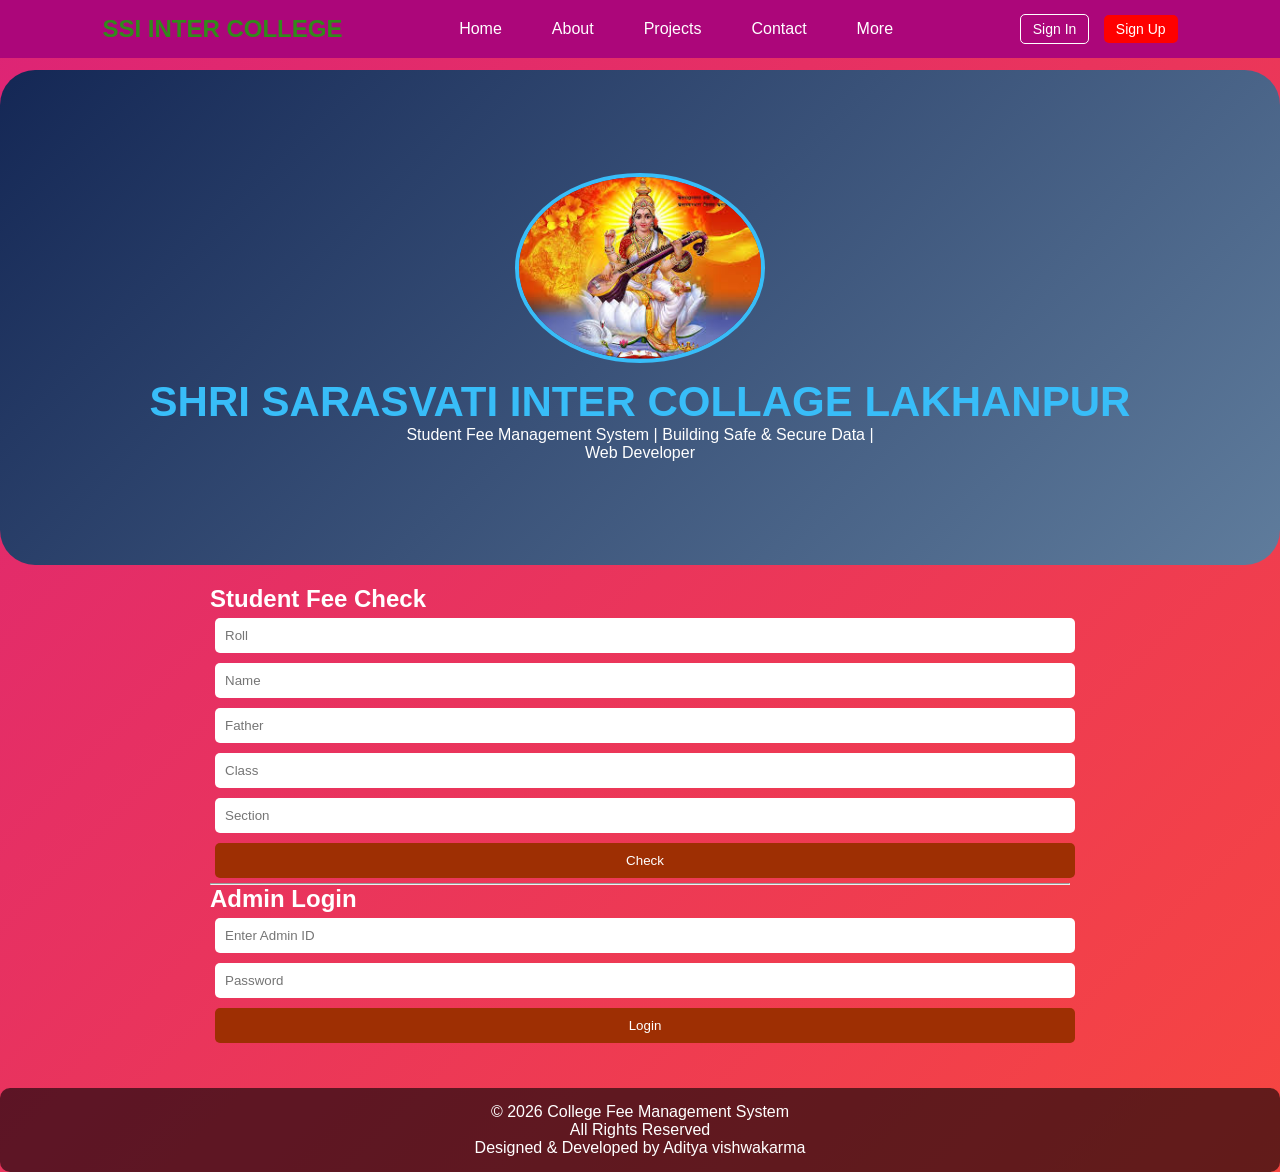
<file: collage.html>
<!DOCTYPE html>
<html lang="en">
<head>
<meta charset="UTF-8">
<meta name="viewport" content="width=device-width, initial-scale=1.0">
<title>Fee Management</title>
<style>
  .header{
  display:flex;
  justify-content:space-between;
  align-items:center;
  padding:10px 20px;
  background:rgba(239, 236, 241, 0.7);
  border-radius:10px;
}

.logo-section{
  display:flex;
  align-items:center;
}

.logo{
  width:50px;
  height:50px;
  margin-right:10px;
  animation: moveLogo 3s infinite alternate;
}

@keyframes moveLogo{
  from{transform: translateY(0px);}
  to{transform: translateY(-10px);}
}

.college-name{
  font-size:20px;
}

.menu a{
  color:white;
  text-decoration:none;
  margin:0 10px;
  transition:0.3s;
}

.menu a:hover{
  color:red;
  transform:scale(1.1);
} .navbar {
  display: flex;
  justify-content: space-between;
  align-items: center;
  padding: 15px 8%;
  background: #ac067a;
  color: rgb(49, 138, 27);
  position: fixed;
  width: 100%;
  top: 0;
  z-index: 1000;
}

/* Logo */
.logo {
  font-size: 22px;
  font-weight: bold;
}

/* Menu */
.menu {
  list-style: none;
  display: flex;
}

.menu li {
  margin: 0 15px;
}

.menu a {
  color: white;
  text-decoration: none;
  position: relative;
  transition: 0.3s;
}

/* Underline animation */
.menu a::after {
  content: "";
  position: absolute;
  width: 0%;
  height: 2px;
  background: red;
  left: 0;
  bottom: -5px;
  transition: 0.3s;
}

.menu a:hover::after {
  width: 100%;
}

/* Buttons */
.auth-buttons a {
  margin-left: 10px;
  padding: 6px 12px;
  border-radius: 5px;
  text-decoration: none;
  font-size: 14px;
}

/* Sign In */
.signin {
  color: white;
  border: 1px solid white;
}

.signin:hover {
  background: rgb(250, 248, 248);
  color: rgb(173, 7, 7);
}

/* Sign Up */
.signup {
  background: red;
  color: white;
}

.signup:hover {
  background: darkred;
}

/* Header adjust */
header {
  margin-top: 70px;
}


*{margin:0;padding:0;box-sizing:border-box;font-family:'Poppins',sans-serif;}

body {
  font-family: Arial;
  margin: 0;
  padding: 0;
  color: white;
  animation: gradientBG 12s infinite;
  background: linear-gradient(-45deg, #1e3c72, #2a5298, #ff512f, #dd2476);
  background-size: 400% 400%;
}
@keyframes gradientBG {
  0% {background-position: 0% 50%;}
  50% {background-position: 100% 50%;}
  100% {background-position: 0% 50%;}
}
.container { max-width: 900px; margin: auto; padding: 20px; }
input, select, button { padding: 10px; margin: 5px; width: 100%; border-radius: 5px; border: none; }
button { background: rgb(158, 47, 3); color: white; cursor: pointer; }
.hidden {display:none;}
.card { background: rgba(192, 2, 2, 0.6); padding: 15px; border-radius: 10px; margin-top: 10px; }
.small-btn{ width:auto; display:inline-block; margin-top:10px; }
button:hover {
  background: rgb(18, 146, 1);
  transform: scale(1.05);
}
input:hover, select:hover {
  border: 2px solid rgb(7, 255, 19);
  transform: scale(1.02);
  transition: 0.3s;
}

header{
  height:55vh;
  border-radius: 35px;
  display:flex;
  justify-content:center;
  align-items:center;
  flex-direction:column;
  background:linear-gradient(135deg,#142755,#5f7c9c);
  text-align:center;
  padding:5px;
}

header img{
  width:250px;
  border-radius:50%;
  border:4px solid #38bdf8;
  animation: float 2s infinite ease-in-out;
}

@keyframes float{
  0%{transform:translateY(0)}
  50%{transform:translateY(-10px)}
  100%{transform:translateY(0)}
}

h1{
  font-size:clamp(28px,5vw,42px);
  color:#38bdf8;
  margin-top:15px;
}
</style>
</head>
<body>

</header><nav class="navbar">
  <h2>SSI INTER COLLEGE</h2>

  <ul class="menu">
    <li><a href="index.html">Home</a></li>
    <li><a href="">About</a></li>
    <li><a href="https://www.youtube.com/">Projects</a></li>
    <li><a href="https://info.microsoft.com">Contact</a></li>
     <li><a href="https://web.whatsapp.com">More</a></li>
  </ul>

  <div class="auth-buttons">
    <a href="index.html" class="signin">Sign In</a>
    <a href="sign up.html" class="signup">Sign Up</a>
  </div>
</nav>
<header>
  <img src="collage.png">
  <h1>SHRI SARASVATI INTER COLLAGE LAKHANPUR</h1>
  <p> Student Fee Management System | Building Safe & Secure Data |<br> Web Developer</p>
  
</header>

<div class="container">

<!-- STUDENT CHECK (OUTSIDE LOGIN) -->
<div id="studentCheck">
<h2>Student Fee Check</h2>
<input id="c_roll" placeholder="Roll">
<input id="c_name" placeholder="Name">
<input id="c_father" placeholder="Father">
<input id="c_class" placeholder="Class">
<input id="c_section" placeholder="Section">
<button onclick="checkStatus()">Check</button>
<div id="status"></div>
</div>

<hr>

<!-- ADMIN LOGIN -->
<div id="login">
<h2>Admin Login</h2>
<input id="adminId" type="password" placeholder="Enter Admin ID">
<input id="password" type="password" placeholder="Password">
<button onclick="login()">Login</button>
</div>

<!-- DASHBOARD -->
<div id="dashboard" class="hidden">
<h2>Fee Form</h2>
<input id="roll" placeholder="Roll Number">
<input id="name" placeholder="Student Name">
<input id="father" placeholder="Father Name">
<input id="classInput" placeholder="Class">
<input id="section" placeholder="Section">
<select id="month">
<option>January</option>
<option>February</option>
<option>March</option>
<option>April</option>
<option>May</option>
<option>June</option>
<option>July</option>
<option>August</option>
<option>September</option>
<option>October</option>
<option>November</option>
<option>December</option>
</select>
<input type="date" id="date">
<input id="amount" placeholder="Amount">
<button onclick="payFee()">Pay Fee</button>

<div id="receipt"></div>

<h3>Delete Wrong Entry</h3>
<input id="d_roll" placeholder="Roll Number">
<input id="d_month" placeholder="Month">
<button onclick="deleteFee()">Delete Fee</button>
<div id="deleteMsg"></div>
</div>

</div>

<script>
let storedData = JSON.parse(localStorage.getItem("fees")) || [];

function login(){
  let id = document.getElementById("adminId").value;
  let pass = document.getElementById("password").value;

  if(id === "ADITYA" && pass === "222142"){
    document.getElementById("login").classList.add("hidden");
    document.getElementById("dashboard").classList.remove("hidden");
  } else {
    alert("Wrong Login");
  }
}

function payFee(){
  let data = {
    roll: document.getElementById("roll").value,
    name: document.getElementById("name").value,
    father: document.getElementById("father").value,
    class: document.getElementById("classInput").value,
    section: document.getElementById("section").value,
    month: document.getElementById("month").value,
    date: document.getElementById("date").value,
    amount: document.getElementById("amount").value
  };

  storedData.push(data);
  localStorage.setItem("fees", JSON.stringify(storedData));

  let receipt = `
  <div class='card'>
  <h3>Receipt</h3>
  Roll: ${data.roll}<br>
  Name: ${data.name}<br>
  Father: ${data.father}<br>
  Class: ${data.class} - ${data.section}<br>
  Month: ${data.month}<br>
  Date: ${data.date}<br>
  Amount: ${data.amount}<br>
  <button class='small-btn' onclick="window.print()">Print</button>
  </div>`;

  document.getElementById("receipt").innerHTML = receipt;
}

function deleteFee(){
  let roll = document.getElementById("d_roll").value;
  let month = document.getElementById("d_month").value;

  let index = storedData.findIndex(x => x.roll === roll && x.month === month);

  if(index !== -1){
    storedData.splice(index,1);
    localStorage.setItem("fees", JSON.stringify(storedData));
    document.getElementById("deleteMsg").innerHTML = "<div class='card'>Fee Deleted Successfully</div>";
  } else {
    document.getElementById("deleteMsg").innerHTML = "<div class='card'>Record Not Found</div>";
  }
}

function checkStatus(){
  let r = document.getElementById("c_roll").value;
  let n = document.getElementById("c_name").value;
  let f = document.getElementById("c_father").value;
  let c = document.getElementById("c_class").value;
  let s = document.getElementById("c_section").value;

  let result = storedData.find(x => 
    x.roll === r && x.name === n && x.father === f && x.class === c && x.section === s
  );

  if(result){
    document.getElementById("status").innerHTML = `
    <div class='card'>
    <h3>Fee Found</h3>
    Name: ${result.name}<br>
    Month: ${result.month}<br>
    Amount: ${result.amount}<br>
    <button class='small-btn' onclick="window.print()">Print</button>
    </div>`;
  } else {
    document.getElementById("status").innerHTML = "No Record Found";
  }
}
</script>
<footer style="text-align:center; padding:15px; margin-top:20px; background:rgba(0,0,0,0.6); border-radius:10px;">
  <p>© 2026 College Fee Management System</p>
  <p>All Rights Reserved</p>
  <p>Designed & Developed by Aditya vishwakarma</p>
</footer>

</body>
</html>
</file>
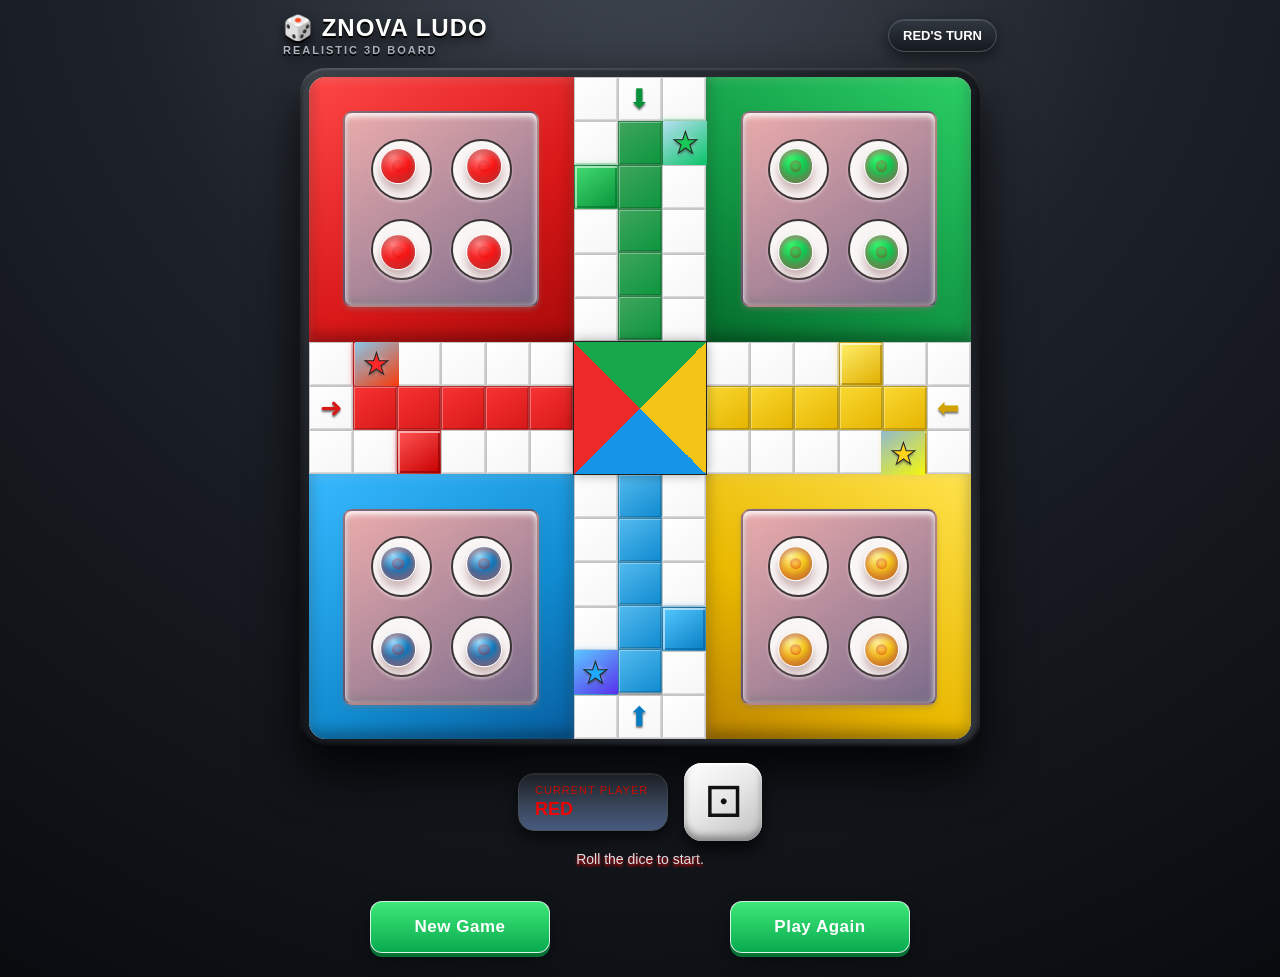
<file: ludo.html>
<!DOCTYPE html>
<html lang="hi">
<head>
<meta charset="UTF-8">
<meta name="viewport" content="width=device-width,initial-scale=1,maximum-scale=1,user-scalable=no">

<title>Znova Ludo - 3D</title>

<style>
/* =========================================================
   ZNOVA LUDO - SINGLE FILE
========================================================= */

*{
    margin:0;
    padding:0;
    box-sizing:border-box;
    -webkit-tap-highlight-color:transparent;
}

:root{
    --red:#ed2929;
    --red-dark:#a90808;

    --green:#16a84a;
    --green-dark:#056b2b;

    --yellow:#f4c516;
    --yellow-dark:#b88600;

    --blue:#1594e8;
    --blue-dark:#075c9b;

    --board-size:min(94vw,680px);
}

body{
    min-height:100vh;
    overflow-x:hidden;

    background:
        radial-gradient(
            circle at 50% -10%,
            #424852 0%,
            #1d2229 42%,
            #090b0f 100%
        );

    font-family:
        Arial,
        Helvetica,
        sans-serif;

    color:#fff;
    display:flex;
    justify-content:center;
    align-items:center;

    padding:14px;
}

/* =========================================================
   GAME WRAPPER
========================================================= */

.game{
    width:100%;
    max-width:720px;
    margin:auto;
}

/* =========================================================
   HEADER
========================================================= */

.header{
    display:flex;
    justify-content:space-between;
    align-items:center;
    margin-bottom:12px;
    padding:0 3px;
}

.brand{
    font-size:24px;
    font-weight:900;
    letter-spacing:1px;

    text-shadow:
        0 2px 0 #000,
        0 5px 12px #000b;
}

.brand span{
    font-size:11px;
    display:block;
    color:#aeb5bf;
    letter-spacing:2px;
    margin-top:2px;
}

.status{
    padding:8px 14px;
    border-radius:30px;

    background:
        linear-gradient(
            180deg,
            #303740,
            #171b20
        );

    border:1px solid #4b535d;

    box-shadow:
        inset 0 1px 0 #ffffff20,
        0 5px 15px #0008;

    font-size:13px;
    font-weight:bold;
}

/* =========================================================
   BOARD OUTER
========================================================= */

.board-wrap{
    position:relative;
    width:var(--board-size);
    height:var(--board-size);
    margin:auto;

    padding:9px;

    border-radius:25px;

    background:
        linear-gradient(
            145deg,
            #3d4249,
            #111419 48%,
            #30353c
        );

    box-shadow:
        0 25px 50px #000d,
        inset 0 2px 2px #ffffff28,
        inset 0 -3px 5px #000;

    user-select:none;
}

/* =========================================================
   BOARD
========================================================= */

.board{
    position:relative;
    width:100%;
    height:100%;

    overflow:hidden;

    border-radius:17px;

    background:#e9e9e9;

    box-shadow:
        inset 0 0 0 2px #111,
        inset 0 0 15px #0008;
}

/* =========================================================
   GRID
========================================================= */

.grid{
    position:absolute;
    inset:0;

    display:grid;

    grid-template-columns:repeat(15,1fr);
    grid-template-rows:repeat(15,1fr);

    z-index:1;
}

.cell{
    position:relative;

    border:1px solid rgba(40,40,40,.25);

    background:
        linear-gradient(
            145deg,
            #ffffff,
            #d8d8d8
        );

    box-shadow:
        inset 1px 1px 0 #fff8,
        inset -1px -1px 0 #9995;
}

.cell.path{
    background:
        linear-gradient(
            145deg,
            #ffffff,
            #f6f6f8
        );
}

.cell.red-lane{
    background:
        linear-gradient(
            145deg,
            #ff7777,
            #faf5f5
        );
}

.cell.green-lane{
    background:
        linear-gradient(
            145deg,
            #65db88,
            #129944
        );
}

.cell.yellow-lane{
    background:
        linear-gradient(
            145deg,
            #ffe96c,
            #e8b500
        );
}

.cell.blue-lane{
    background:
        linear-gradient(
            145deg,
            #66c8ff,
            #138bd2
        );
}

/* =========================================================
   HOME AREAS
========================================================= */

.home{
    position:absolute;
    width:40%;
    height:40%;

    z-index:5;

    padding:5.2%;

    display:flex;
    align-items:center;
    justify-content:center;

    box-shadow:
        inset 0 4px 10px #ffffff20,
        inset 0 -7px 15px #0005;
}

/* Red */
.home.red{
    top:0;
    left:0;

    background:
        linear-gradient(
            145deg,
            #ff4747,
            #d81717 60%,
            #a70a0a
        );

    border-radius:7px 0 0 0;
}

/* Green */
.home.green{
    top:0;
    right:0;

    background:
        linear-gradient(
            215deg,
            #2bcf65,
            #119744 60%,
            #056b2b
        );

    border-radius:0 7px 0 0;
}

/* Yellow */
.home.yellow{
    right:0;
    bottom:0;

    background:
        linear-gradient(
            215deg,
            #ffe34c,
            #e9b800 60%,
            #b98100
        );

    border-radius:0 0 7px 0;
}

/* Blue */
.home.blue{
    left:0;
    bottom:0;

    background:
        linear-gradient(
            145deg,
            #37b9ff,
            #118bd0 60%,
            #075d9e
        );

    border-radius:0 0 0 7px;
}

/* =========================================================
   HOME INNER
========================================================= */

.home-inner{
    width:100%;
    height:100%;

    background:
        linear-gradient(
            145deg,
            #ebacac,
            #7a6b8b
        );

    border-radius:9px;

    border:2px solid rgba(0,0,0,.22);

    padding:13%;

    display:grid;

    grid-template-columns:1fr 1fr;
    grid-template-rows:1fr 1fr;

    gap:13%;

    box-shadow:
        inset 0 3px 6px #fff,
        inset 0 -5px 8px #7777,
        0 3px 5px rgba(136, 116, 116, 0.4);
}

/* =========================================================
   TOKEN HOME SLOT
========================================================= */

.slot{
    position:relative;

    border-radius:50%;

    background:
        radial-gradient(
            circle at 35% 30%,
            #f7f4f4,
            #fcf7f7 45%,
            #f1e8e8
        );

    border:2px solid #3a3434;

    box-shadow:
        inset 0 3px 4px #faf7f7,
        inset 0 -5px 6px rgba(252, 249, 249, 0.533),
        0 2px 3px rgba(253, 252, 252, 0.467);
}

/* =========================================================
   CENTER
========================================================= */

.center{
    position:absolute;

    left:40%;
    top:40%;

    width:20%;
    height:20%;

    z-index:6;

    overflow:hidden;

    background:#f32323;

    box-shadow:
        0 0 0 1px #222,
        0 0 12px #0006;
}

/* Four triangular sections */

.center::before{
    content:"";

    position:absolute;
    inset:0;

    background:
        conic-gradient(
            from -45deg,
            var(--green) 0deg 90deg,
            var(--yellow) 90deg 180deg,
            var(--blue) 180deg 270deg,
            var(--red) 270deg 360deg
        );

    
}

/* =========================================================
   HOME LANES
========================================================= */

.lane{
    position:absolute;

    z-index:4;

    display:grid;
}

/* 🔴 RED HOME LANE - CELL POSITION FIX */
.lane.red{
    left:6.6%;
    top:46.666%;
    width:40%;
    height:6.666%;

    grid-template-columns:repeat(6,1fr);
}

/* 🟡 YELLOW HOME LANE - CELL POSITION FIX */
.lane.yellow{
    right:6.666%;
    top:46.666%;
    width:40%;
    height:6.666%;

    grid-template-columns:repeat(6,1fr);
}
/* Green */
.lane.green{
    left:46.666%;
    top:6.666%;

    width:6.666%;
    height:33.333%;

    grid-template-rows:repeat(5,1fr);
}



/* Blue */
.lane.blue{
    left:46.666%;
    bottom:6.666%;

    width:6.666%;
    height:33.333%;

    grid-template-rows:repeat(5,1fr);
}

.lane-cell{
    border:1px solid #5555;

    box-shadow:
        inset 1px 1px 0 #fff5,
        inset -1px -1px 0 #0003;
}

.lane.red .lane-cell{
    background:
        linear-gradient(
            145deg,
            #f83333,
            #d71818
        );
}

.lane.green .lane-cell{
    background:
        linear-gradient(
            145deg,
            #40a55d,
            #0c963e
        );
}

.lane.yellow .lane-cell{
    background:
        linear-gradient(
            145deg,
            #fad831,
            #e5b400
        );
}

.lane.blue .lane-cell{
    background:
        linear-gradient(
            145deg,
            #54bbee,
            #108bd1
        );
}

/* =========================================================
   STARS
========================================================= */

.star{
    position:absolute;
    z-index:30;

    width:6.666%;
    height:6.666%;

    display:flex;
    align-items:center;
    justify-content:center;

    font-size:clamp(18px,4vw,30px);

    -webkit-text-stroke:1px #222;

    text-shadow:
        0 2px 3px #0008,
        0 0 5px #fff8;

    pointer-events:none;
}

/* 🔴 Red */
.red-star{
    left:6.9%;
    top:40%;
    color:#ff2929;
       background:
        linear-gradient(
            145deg,
            #88c7e7,
            #f73a0b)
}

/* 🟢 Green */
.green-star{
    left:53.5%;
    top:6.6%;
    color:#18c957;
     background:
        linear-gradient(
            145deg,
            #b8dff3,
            #08c466)
}

/* 🟡 Yellow */
.yellow-star{
    right:6.9%;
    top:53.5%;
    color:#ffd21c;
     background:
        linear-gradient(
            145deg,
            #92bace,
            #f3f70d)
}

/* 🔵 Blue */
.blue-star{
    left:40%;
    top:86.6%;
    color:#20a9ff;
    background:
        linear-gradient(
            145deg,
            #5bc8ff,
            #5930ec) 
}
/* =========================================================
   ARROWS
========================================================= */

.arrow{
    position:absolute;

    z-index:8;

    width:6.666%;
    height:6.666%;

    display:flex;
    align-items:center;
    justify-content:center;

    font-size:clamp(17px,4vw,27px);

    text-shadow:
        0 2px 2px #0008;

    pointer-events:none;
}

.arrow.red{
    left:0;
    top:46.666%;
    color:#d71919;
}

.arrow.green{
    left:46.666%;
    top:0;
    color:#07913b;
}

.arrow.yellow{
    right:0;
    top:46.666%;
    color:#d2a300;
}

.arrow.blue{
    left:46.666%;
    bottom:0;
    color:#087bc2;
}

/* =========================================================
   TOKENS
========================================================= */

.token{
    position:absolute;

    width:5.40%;
    aspect-ratio:1;

    z-index:20;

    border-radius:80%;

    transform:
        translate(-50%,-50%);

    border:1px solid hsl(300, 17%, 98%);

    cursor:pointer;

    transition:
        left .22s ease,
        top .22s ease,
        transform .18s ease;

    box-shadow:
        0 7px 8px rgba(172, 139, 139, 0.6),
        inset 0 4px 5px #c27171aa,
        inset 0 -7px 9px rgba(207, 77, 77, 0.467);
}

/* token shine */
.token::before{
    content:"";

    position:absolute;

    width:35%;
    height:22%;

    left:22%;
    top:14%;

    border-radius:50%;

    

    transform:rotate(-25deg);

    filter:blur(1px);
}

/* token center */
.token::after{
    content:"";

    position:absolute;

    width:35%;
    height:35%;

    left:32.5%;
    top:32.5%;

    border-radius:50%;

    background:#ff000020;

    box-shadow:
        inset 0 2px 3px rgba(189, 88, 88, 0.333),
        inset 0 -2px 3px rgba(194, 4, 4, 0.267);
}

.token.red{
    background:
        radial-gradient(
            circle at 35% 25%,
            #ff8585,
            #fd1414 48%,
            #a50000
        );
}

.token.green{
    background:
        radial-gradient(
            circle at 35% 25%,
            #37f76d,
            #0cca52 48%,
            #09aa4c
        );
}

.token.yellow{
    background:
        radial-gradient(
            circle at 35% 25%,
            #fff39a,
            #f5c817 48%,
            #a97800
        );
}

.token.blue{
    background:
        radial-gradient(
            circle at 35% 25%,
            #a0ddff,
            #0a78bd 48%,
            #2477aa
        );
}


/* selectable token */
.token.selectable{
    animation:
        tokenPulse .7s infinite alternate;

    box-shadow:
        0 0 0 4px rgba(247, 241, 241, 0.719),
        0 0 17px #fff,
        0 8px 10px #0009,
        inset 0 4px 5px #fff;
}

@keyframes tokenPulse{
    from{
        transform:
            translate(-50%,-50%)
            scale(1);
    }

    to{
        transform:
            translate(-50%,-50%)
            scale(1.16);
    }
}

/* =========================================================
   CONTROL PANEL
========================================================= */

.controls{
    display:flex;

    align-items:center;
    justify-content:center;

    gap:16px;

    margin-top:15px;
}

/* player info */
.player-box{
    min-width:150px;

    padding:10px 16px;

    border-radius:16px;

    background:
        linear-gradient(
            180deg,
            #30363e,
            #475b7e
        );

    border:1px solid #4b535c;

    box-shadow:
        inset 0 1px 0 #ffffff18,
        0 7px 16px #0009;
}

.player-label{
    font-size:11px;
    color:#fd1003;
    text-transform:uppercase;
    letter-spacing:1px;
}

.player-name{
    margin-top:3px;

    font-size:18px;
    font-weight:900;
}

.player-name.red{color:#fc0505;}
.player-name.green{color:#15e457;}
.player-name.yellow{color:#f7d219;}
.player-name.blue{color:#29a2ff;}

/* =========================================================
   DICE
========================================================= */

.dice{
    position:relative;

    width:78px;
    height:78px;

    border:0;

    border-radius:18px;

    background:
        linear-gradient(
            145deg,
            #ffffff,
            #e9e9e9 45%,
            #bdbdbd
        );

    color:#111;

    font-size:43px;

    cursor:pointer;

    box-shadow:
        0 10px 15px #000a,
        inset 0 2px 2px #fff,
        inset 0 -5px 7px #888;

    transition:
        transform .12s,
        filter .12s;
}

.dice:hover{
    filter:brightness(1.08);
}

.dice:active{
    transform:
        translateY(3px)
        scale(.95);
}

.dice.disabled{
    opacity:.45;
    cursor:not-allowed;
}

.dice.rolling{
    animation:diceRoll .12s linear infinite;
}

@keyframes diceRoll{
    0%{
        transform:rotate(0deg) scale(1);
    }

    25%{
        transform:rotate(8deg) scale(1.05);
    }

    50%{
        transform:rotate(-8deg) scale(.95);
    }

    75%{
        transform:rotate(6deg) scale(1.04);
    }

    100%{
        transform:rotate(0deg) scale(1);
    }
}

/* =========================================================
   MESSAGE
========================================================= */

.message{
    text-align:center;

    min-height:23px;

    margin-top:10px;

    color:#dce1e6;

    font-size:14px;

    text-shadow:0 2px 3px #fc0b0b;
}

/* =========================================================
   BUTTONS
========================================================= */

.actions{
    display:flex;

    justify-content:center;

    margin-top:9px;
}

.new-game{
    border:0;

    padding:9px 20px;

    border-radius:22px;

    background:
        linear-gradient(
            180deg,
            #ffffff,
            #d2d2d2
        );

    color:#111;

    font-weight:800;

    cursor:pointer;

    box-shadow:
        0 5px 10px #0007,
        inset 0 1px 0 #fff;
}

/* =========================================================
   WINNER
========================================================= */

.winner{
    position:absolute;

    inset:0;

    z-index:100;

    display:none;

    align-items:center;
    justify-content:center;

    background:#000b;

    backdrop-filter:blur(4px);
}

.winner.show{
    display:flex;
}

.winner-card{
    width:min(85%,350px);

    padding:28px 20px;

    text-align:center;

    border-radius:24px;

    background:
        linear-gradient(
            145deg,
            #303740,
            #12151a
        );

    border:1px solid #59616b;

    box-shadow:
        0 20px 50px #000;

    animation:winnerIn .35s ease;
}

@keyframes winnerIn{
    from{
        opacity:0;
        transform:scale(.75);
    }

    to{
        opacity:1;
        transform:scale(1);
    }
}

.winner-card h2{
    font-size:30px;
}

.winner-card p{
    margin-top:9px;
    color:#cbd1d7;
}

.winner-card button{
    margin-top:18px;

    border:0;

    padding:11px 24px;

    border-radius:25px;

    font-weight:bold;

    cursor:pointer;
}

/* =========================================================
   MOBILE
========================================================= */

@media(max-width:520px){

    :root{
        --board-size:96vw;
    }

    body{
        padding:7px;
    }

    .header{
        margin-bottom:8px;
    }

    .brand{
        font-size:19px;
    }

    .brand span{
        font-size:8px;
    }

    .status{
        font-size:10px;
        padding:7px 10px;
    }

    .board-wrap{
        padding:5px;
        border-radius:17px;
    }

    .board{
        border-radius:12px;
    }

    .controls{
        gap:10px;
    }

    .player-box{
        min-width:115px;
        padding:8px 10px;
    }

    .player-name{
        font-size:15px;
    }

    .dice{
        width:66px;
        height:66px;
        font-size:35px;
        border-radius:15px;
    }

    .message{
        font-size:12px;
    }
}

/* =========================================================
   SAFE CELLS - PLAYER COLORS
========================================================= */

.cell.safe-0,
.cell.safe-47{
    background:
        linear-gradient(
            145deg,
            #ff5555,
            #c90000
        ) !important;

    box-shadow:
        inset 2px 2px 0 #ffffff88,
        inset -2px -2px 0 #7d000088,
        0 0 6px #ff222288;
}


.cell.safe-8,
.cell.safe-13{
    background:
        linear-gradient(
            145deg,
            #45dc72,
            #07943b
        ) !important;

    box-shadow:
        inset 2px 2px 0 #ffffff88,
        inset -2px -2px 0 #056b2b88,
        0 0 6px #18d95788;
}


.cell.safe-21,
.cell.safe-26{
    background:
        linear-gradient(
            145deg,
            #fff06a,
            #e0ad00
        ) !important;

    box-shadow:
        inset 2px 2px 0 #ffffff99,
        inset -2px -2px 0 #99700088,
        0 0 6px #ffd21c99;
}


.cell.safe-34,
.cell.safe-39{
    background:
        linear-gradient(
            145deg,
            #55c7ff,
            #087fc4
        ) !important;

    box-shadow:
        inset 2px 2px 0 #ffffff88,
        inset -2px -2px 0 #075c9b88,
        0 0 6px #1594e888;
}
/* PLAY AGAIN - PRO LOOK */
button[onclick="confirmNewGame()"] {
    display: block;
    margin: 18px auto 10px auto;

    width: 180px;
    height: 52px;

    padding: 0;

    border: 1px solid rgba(255,255,255,0.8);
    border-radius: 12px;

    background: linear-gradient(
        180deg,
        #3ee878,
        #0aaa4f
    );

    color: #fff;

    font-size: 17px;
    font-weight: 800;
    letter-spacing: 0.5px;

    cursor: pointer;

    box-shadow:
        0 4px 0 #067334,
        0 8px 18px rgba(0,0,0,0.35);

    transition: 0.2s ease;
}

/* Hover */
button[onclick="confirmNewGame()"]:hover {
    transform: translateY(-2px);

    box-shadow:
        0 6px 0 #067334,
        0 12px 22px rgba(0,0,0,0.4);
}

/* Click */
button[onclick="confirmNewGame()"]:active {
    transform: translateY(3px);

    box-shadow:
        0 2px 0 #067334,
        0 5px 10px rgba(0,0,0,0.3);
}

/* Mobile */
@media (max-width: 600px) {
    button[onclick="confirmNewGame()"] {
        width: 155px;
        height: 48px;
        font-size: 15px;
        margin-top: 16px;
    }
}
</style>
</head>

<body>

<div class="game">

    <!-- HEADER -->
    <div class="header">

        <div class="brand">
            🎲 ZNOVA LUDO
            <span>REALISTIC 3D BOARD</span>
        </div>

        <div class="status" id="status">
            RED'S TURN
        </div>

    </div>


    <!-- BOARD -->
    <div class="board-wrap">

        <div class="board" id="board">

            <!-- GRID CREATED BY JS -->
            <div class="grid" id="grid"></div>


            <!-- HOMES -->

            <div class="home red">
                <div class="home-inner">
                    <div class="slot"></div>
                    <div class="slot"></div>
                    <div class="slot"></div>
                    <div class="slot"></div>
                </div>
            </div>


            <div class="home green">
                <div class="home-inner">
                    <div class="slot"></div>
                    <div class="slot"></div>
                    <div class="slot"></div>
                    <div class="slot"></div>
                </div>
            </div>


            <div class="home yellow">
                <div class="home-inner">
                    <div class="slot"></div>
                    <div class="slot"></div>
                    <div class="slot"></div>
                    <div class="slot"></div>
                </div>
            </div>


            <div class="home blue">
                <div class="home-inner">
                    <div class="slot"></div>
                    <div class="slot"></div>
                    <div class="slot"></div>
                    <div class="slot"></div>
                </div>
            </div>


            <!-- CENTER -->
            <div class="center"></div>


            <!-- HOME LANES -->

            <div class="lane red" id="redLane"></div>

            <div class="lane green" id="greenLane"></div>

            <div class="lane yellow" id="yellowLane"></div>

            <div class="lane blue" id="blueLane"></div>


            <!-- अलग-अलग रंग के SAFE STARS -->
<div class="star red-star">★</div>
<div class="star green-star">★</div>
<div class="star yellow-star">★</div>
<div class="star blue-star">★</div>


            <!-- START ARROWS -->
            <div class="arrow red">➜</div>
            <div class="arrow green">⬇</div>
            <div class="arrow yellow">⬅</div>
            <div class="arrow blue">⬆</div>


            <!-- WINNER -->
            <div class="winner" id="winner">

                <div class="winner-card">

                    <div style="font-size:50px;">🏆</div>

                    <h2 id="winnerName">
                        Red Wins!
                    </h2>

                    <p>
                        All four tokens reached the finish.
                    </p>

                    <button onclick="newGame()">
                        Play Again
                    </button>

                </div>

            </div>

        </div>

    </div>


    <!-- CONTROLS -->

    <div class="controls">

        <div class="player-box">

            <div class="player-label">
                Current Player
            </div>

            <div
                class="player-name red"
                id="playerName">
                RED
            </div>

        </div>


        <button
            class="dice"
            id="dice">
            ⚀
        </button>

    </div>


    <div
        class="message"
        id="message">
        Roll the dice to start
    </div>


    <div class="actions">

      <button
    class="new-game"
    onclick="confirmNewGame()">
    New Game
</button>
<button onclick="confirmNewGame()">
    Play Again
</button>
    </div>

</div>


<script>

/* =========================================================
   ZNOVA LUDO GAME ENGINE
========================================================= */


/* =========================================================
   STANDARD 52-CELL CROSS PATH

   Coordinates = row, column
========================================================= */

const PATH = [

    [6,1],
    [6,2],
    [6,3],
    [6,4],
    [6,5],

    [5,6],
    [4,6],
    [3,6],
    [2,6],
    [1,6],
    [0,6],

    [0,7],
    [0,8],

    [1,8],
    [2,8],
    [3,8],
    [4,8],
    [5,8],

    [6,9],
    [6,10],
    [6,11],
    [6,12],
    [6,13],
    [6,14],

    [7,14],
    [8,14],

    [8,13],
    [8,12],
    [8,11],
    [8,10],
    [8,9],

    [9,8],
    [10,8],
    [11,8],
    [12,8],
    [13,8],
    [14,8],

    [14,7],
    [14,6],

    [13,6],
    [12,6],
    [11,6],
    [10,6],
    [9,6],

    [8,5],
    [8,4],
    [8,3],
    [8,2],
    [8,1],
    [8,0],

    [7,0],
    [6,0]
];


/* =========================================================
   PLAYERS
========================================================= */

const PLAYERS = [

    {
        id:0,
        name:"RED",
        color:"red",
        start:0
    },

    {
        id:1,
        name:"GREEN",
        color:"green",
        start:13
    },

    {
        id:2,
        name:"YELLOW",
        color:"yellow",
        start:26
    },

    {
        id:3,
        name:"BLUE",
        color:"blue",
        start:39
    }

];


/* =========================================================
   GAME STATE
========================================================= */

let currentPlayer = 0;

let diceValue = 0;

let rolling = false;

let lastRoll = 0;

let gameOver = false;

let tokens = [];


/* =========================================================
   DOM
========================================================= */

const board =
    document.getElementById("board");

const grid =
    document.getElementById("grid");

const dice =
    document.getElementById("dice");

const message =
    document.getElementById("message");

const playerName =
    document.getElementById("playerName");

const status =
    document.getElementById("status");


/* =========================================================
   BUILD GRID
========================================================= */

function buildGrid(){

    grid.innerHTML="";

    for(let r=0;r<15;r++){

        for(let c=0;c<15;c++){

            const cell =
                document.createElement("div");

            cell.className="cell";

            const pathIndex =
                PATH.findIndex(
                    p =>
                        p[0]===r &&
                        p[1]===c
                );
if(pathIndex>=0){

    cell.classList.add("path");

    const safe = [0, 8, 13, 21, 26, 34, 39, 47];

    if(safe.includes(pathIndex)){
        cell.classList.add("safe-" + pathIndex);
    }

}

            grid.appendChild(cell);

        }

    }

}


/* =========================================================
   BUILD COLORED LANES
========================================================= */

function buildLanes(){

    const lanes = [
        ["redLane","red"],
        ["greenLane","green"],
        ["yellowLane","yellow"],
        ["blueLane","blue"]
    ];

    lanes.forEach(item=>{

        const container =
            document.getElementById(item[0]);

        container.innerHTML="";

        for(let i=0;i<6;i++){

            const cell =
                document.createElement("div");

            cell.className =
                "lane-cell";

            container.appendChild(cell);

        }

    });

}


/* =========================================================
   CREATE TOKENS
========================================================= */

function createTokens(){

    tokens=[];

    PLAYERS.forEach(player=>{

        for(let i=0;i<4;i++){

            tokens.push({

                id:
                    player.id+
                    "-" +
                    i,

                player:
                    player.id,

                number:i,

                /* -1 means home */
                step:-1,

                finished:false

            });

        }

    });

}


/* =========================================================
   HOME TOKEN POSITION
========================================================= */

function homePosition(player,index){

    const homes = {

        0:[
            [13.5,13.5],
            [26.5,13.5],
            [13.5,26.5],
            [26.5,26.5]
        ],

        1:[
            [73.5,13.5],
            [86.5,13.5],
            [73.5,26.5],
            [86.5,26.5]
        ],

        2:[
            [73.5,73.5],
            [86.5,73.5],
            [73.5,86.5],
            [86.5,86.5]
        ],

        3:[
            [13.5,73.5],
            [26.5,73.5],
            [13.5,86.5],
            [26.5,86.5]
        ]

    };

    return homes[player][index];

}


/* =========================================================
   BOARD CELL TO SCREEN %
========================================================= */

function cellPosition(row,col){

    return [

        (col+0.5)*100/15,

        (row+0.5)*100/15

    ];

}


/* =========================================================
   TOKEN SCREEN POSITION
========================================================= */

function tokenPosition(token){

    /* HOME */
    if(token.step===-1){

        return homePosition(
            token.player,
            token.number
        );

    }


    /* FINISH */
    if(token.step>=57){

        const finish =
            finishPosition(
                token.player,
                token.number
            );

        return finish;

    }


    /* Common path */

    const player =
        PLAYERS[token.player];

    const index =
        (player.start+token.step)
        % PATH.length;

    const cell =
        PATH[index];

    return cellPosition(
        cell[0],
        cell[1]
    );

}


/* =========================================================
   FINISH POSITIONS
========================================================= */

function finishPosition(player,index){

    /*
    ==========================================
    FINISHED TOKEN APNE HI COLOUR HOME ME JAYEGA
    ==========================================
    */

    const finish = {

        /* RED HOME */
        0:[
            [13.5,13.5],
            [26.5,13.5],
            [13.5,26.5],
            [26.5,26.5]
        ],

        /* GREEN HOME */
        1:[
            [73.5,13.5],
            [86.5,13.5],
            [73.5,26.5],
            [86.5,26.5]
        ],

        /* YELLOW HOME */
        2:[
            [73.5,73.5],
            [86.5,73.5],
            [73.5,86.5],
            [86.5,86.5]
        ],

        /* BLUE HOME */
        3:[
            [13.5,73.5],
            [26.5,73.5],
            [13.5,86.5],
            [26.5,86.5]
        ]

    };


    return finish[player][index];

}

/* =========================================================
   RENDER TOKENS
========================================================= */

function renderTokens(){

    document
        .querySelectorAll(".token")
        .forEach(el=>el.remove());


    /* Same common cell par aaye tokens ko group karo */
    const groups = new Map();

    tokens.forEach(token=>{

        if(
            token.step>=0 &&
            token.step<52
        ){

            const player =
                PLAYERS[token.player];

            const globalIndex =
                (
                    player.start+
                    token.step
                ) % PATH.length;

            if(!groups.has(globalIndex)){
                groups.set(globalIndex,[]);
            }

            groups
                .get(globalIndex)
                .push(token);
        }

    });


    tokens.forEach(token=>{

        const player =
            PLAYERS[token.player];

        const el =
            document.createElement("div");


        el.className =
            "token "+player.color;


        el.dataset.token =
            token.id;


        let pos =
            tokenPosition(token);


        /*
        ==========================================
        SAFE / COMMON CELL TOKEN STACK
        ==========================================
        */

        let globalIndex = -1;

        if(
            token.step>=0 &&
            token.step<52
        ){

            globalIndex =
                (
                    player.start+
                    token.step
                ) % PATH.length;

        }


        const stack =
            globalIndex>=0
            ? groups.get(globalIndex)
            : null;


        if(
            stack &&
            stack.length>1
        ){

            const index =
                stack.indexOf(token);

            const count =
                stack.length;


            /*
            2-4 tokens = 2 x 2
            5-8 tokens = 4 x 2
            */

            const columns =
                count<=4 ? 2 : 4;


            const rows =
                Math.ceil(
                    count/columns
                );


            const spacing =
                count<=4
                ? 2.8
                : 2.0;


            const col =
                index%columns;


            const row =
                Math.floor(
                    index/columns
                );


            const offsetX =
                (
                    col-
                    (columns-1)/2
                )*spacing;


            const offsetY =
                (
                    row-
                    (rows-1)/2
                )*spacing;


            pos=[
                pos[0]+offsetX,
                pos[1]+offsetY
            ];


            /*
            Safe/common cell par
            sabhi tokens chhote
            */

            const scale =
                count<=4
                ? .72
                : count<=8
                ? .58
                : .50;


            el.style.transform =
                `translate(-50%,-50%) scale(${scale})`;


            el.style.zIndex =
                50+index;

        }


        /*
        ==========================================
        SINGLE TOKEN
        ==========================================
        */

        else{

            el.style.zIndex=45;

        }


        el.style.left =
            pos[0]+"%";


        el.style.top =
            pos[1]+"%";


        /*
        ==========================================
        SELECTABLE TOKEN
        ==========================================
        */

        if(

            !gameOver &&

            token.player===
            currentPlayer &&

            diceValue>0 &&

            canMove(token)

        ){

            el.classList.add(
                "selectable"
            );

        }


        el.addEventListener(
            "click",
            ()=>{
                selectToken(token.id);
            }
        );


        board.appendChild(el);

    });

}

/* =========================================================
   CAN MOVE
========================================================= */

function canMove(token){

    if(token.finished){

        return false;

    }


    /* Home token requires 6 */

    if(token.step===-1){

        return diceValue===6;

    }


    /* 57 = final finish */

    return (
        token.step+diceValue
        <=57
    );

}


/* =========================================================
   SELECT TOKEN
========================================================= */

function selectToken(id){

    if(
        rolling ||
        gameOver ||
        diceValue===0
    ){

        return;

    }


    const token =
        tokens.find(
            t=>t.id===id
        );


    if(!token){

        return;

    }


    if(
        token.player !==
        currentPlayer
    ){

        return;

    }


    if(
        !canMove(token)
    ){

        message.textContent =
            "This token cannot move.";

        return;

    }


    moveToken(token);

}


/* =========================================================
   MOVE TOKEN
========================================================= */

async function moveToken(token){

    const steps =
        token.step===-1
        ? 1
        : diceValue;


    const oldStep =
        token.step;


    /* Bring out from home */

    if(oldStep===-1){

        token.step=0;

        renderTokens();

        await wait(250);

    }

    else{

        for(
            let i=0;
            i<steps;
            i++
        ){

            token.step++;

            renderTokens();

            playMoveSound();

            await wait(130);

        }

    }


    /* Finished */

   if(token.step>=57){

    token.step=57;

    token.finished=true;

    renderTokens();

    message.textContent =
        PLAYERS[currentPlayer].name+
        " token reached its HOME!";

}


    /* Capture */

    capture(token);

    renderTokens();


    const winner =
        checkWinner(
            currentPlayer
        );


    if(winner){

        showWinner();

        return;

    }


    const rolledSix =
        lastRoll===6;


    diceValue=0;

    dice.textContent="⚀";

    dice.classList.remove(
        "disabled"
    );


    if(rolledSix){

        message.textContent =
            PLAYERS[currentPlayer].name+
            " gets another turn!";

        renderTokens();

        return;

    }


    nextPlayer();

}


/* =========================================================
   CAPTURE
========================================================= */

function capture(movingToken){

    if(
        movingToken.step<0 ||
        movingToken.step>=57
    ){

        return;

    }


    const player =
        PLAYERS[movingToken.player];


    const globalIndex =
        (
            player.start+
            movingToken.step
        )
        %PATH.length;


    /* safe positions */

    const safe =
        [0, 8, 13, 21, 26, 34, 39, 47];


    if(
        safe.includes(
            globalIndex
        )
    ){

        return;

    }


    tokens.forEach(other=>{

        if(
            other.id===
            movingToken.id
        ){

            return;

        }


        if(
            other.player===
            movingToken.player
        ){

            return;

        }


        if(
            other.step<0 ||
            other.step>=57
        ){

            return;

        }


        const otherGlobal =
            (
                PLAYERS[
                    other.player
                ].start+
                other.step
            )
            %PATH.length;


        if(
            otherGlobal===
            globalIndex
        ){

            other.step=-1;

            other.finished=false;


            message.textContent =
                player.name+
                " captured "+
                PLAYERS[
                    other.player
                ].name+
                " token!";

            playCaptureSound();

        }

    });

}


/* =========================================================
   CHECK WINNER
========================================================= */

function checkWinner(player){

    const count =
        tokens.filter(
            token =>
                token.player===
                player &&
                token.finished
        ).length;


    return count===4;

}


/* =========================================================
   NEXT PLAYER
========================================================= */

function nextPlayer(){

    currentPlayer =
        (
            currentPlayer+1
        )
        %PLAYERS.length;


    updatePlayerUI();

    renderTokens();

}


/* =========================================================
   UPDATE UI
========================================================= */

function updatePlayerUI(){

    const player =
        PLAYERS[currentPlayer];


    playerName.textContent =
        player.name;

    playerName.className =
        "player-name "+
        player.color;


    status.textContent =
        player.name+
        "'S TURN";

}


/* =========================================================
   DICE
========================================================= */

const diceFaces = [

    "⚀",
    "⚁",
    "⚂",
    "⚃",
    "⚄",
    "⚅"

];


dice.addEventListener(
    "click",
    rollDice
);


function rollDice(){

    if(
        rolling ||
        gameOver ||
        diceValue!==0
    ){

        return;

    }


    rolling=true;

    dice.classList.add(
        "disabled",
        "rolling"
    );


    playDiceSound();


    let count=0;


    const animation =
        setInterval(()=>{

            const random =
                Math.floor(
                    Math.random()*6
                );


            dice.textContent =
                diceFaces[random];


            count++;


            if(count>=10){

                clearInterval(
                    animation
                );


                const result =
                    Math.floor(
                        Math.random()*6
                    )+1;


                lastRoll=result;

                diceValue=result;


                dice.textContent =
                    diceFaces[
                        result-1
                    ];


                dice.classList.remove(
                    "rolling"
                );


                rolling=false;


                const movable =
                    tokens.some(
                        token =>
                            token.player===
                            currentPlayer &&
                            canMove(token)
                    );


                if(!movable){

                    message.textContent =
                        PLAYERS[
                            currentPlayer
                        ].name+
                        " has no valid move.";


                    diceValue=0;


                    dice.classList.remove(
                        "disabled"
                    );


                    if(result!==6){

                        setTimeout(
                            nextPlayer,
                            700
                        );

                    }

                    return;

                }


                message.textContent =
                    PLAYERS[
                        currentPlayer
                    ].name+
                    " rolled "+
                    result+
                    ". Select a token.";


                renderTokens();

            }

        },70);

}

function confirmNewGame(){

    const answer = confirm(
        "⚠️ WARNING\n\n" +
        "Kya aap current game ko reset karke New Game start karna chahte hain?\n\n" +
        "Current game progress khatam ho jayega."
    );

    if(answer){

        newGame();

    }

}
/* =========================================================
   NEW GAME
========================================================= */

function newGame(){

    currentPlayer=0;

    diceValue=0;

    lastRoll=0;

    rolling=false;

    gameOver=false;


    dice.textContent="⚀";

    dice.classList.remove(
        "disabled",
        "rolling"
    );


    document
        .getElementById("winner")
        .classList.remove(
            "show"
        );


    createTokens();

    updatePlayerUI();

    renderTokens();


    message.textContent =
        "Roll the dice to start.";

}


/* =========================================================
   WINNER SCREEN
========================================================= */

function showWinner(){

    gameOver=true;

    const player =
        PLAYERS[currentPlayer];


    document
        .getElementById("winnerName")
        .textContent =
        player.name+
        " WINS!";


    document
        .getElementById("winner")
        .classList.add(
            "show"
        );


    dice.classList.add(
        "disabled"
    );

}


/* =========================================================
   WAIT
========================================================= */

function wait(ms){

    return new Promise(
        resolve =>
            setTimeout(
                resolve,
                ms
            )
    );

}


/* =========================================================
   SOUND SYSTEM
   Browser audio context
========================================================= */

let audioContext=null;


function getAudio(){

    if(!audioContext){

        audioContext =
            new (
                window.AudioContext ||
                window.webkitAudioContext
            )();

    }

    return audioContext;

}


function beep(
    frequency,
    duration,
    type="sine"
){

    try{

        const ctx =
            getAudio();


        const oscillator =
            ctx.createOscillator();

        const gain =
            ctx.createGain();


        oscillator.type=type;

        oscillator.frequency.value =
            frequency;


        gain.gain.setValueAtTime(
            .0001,
            ctx.currentTime
        );


        gain.gain.exponentialRampToValueAtTime(
            .08,
            ctx.currentTime+.01
        );


        gain.gain.exponentialRampToValueAtTime(
            .0001,
            ctx.currentTime+duration
        );


        oscillator.connect(gain);

        gain.connect(
            ctx.destination
        );


        oscillator.start();

        oscillator.stop(
            ctx.currentTime+
            duration
        );

    }catch(e){}

}


function playDiceSound(){

    beep(500,.035,"sine");

    setTimeout(
        ()=>beep(420,.06,"square"),
        70
    );

}


function playMoveSound(){

    beep(500,.035,"sine");

}


function playCaptureSound(){

    beep(180,.08,"sawtooth");

    setTimeout(
        ()=>beep(100,.12,"sawtooth"),
        80
    );

}


/* =========================================================
   START GAME
========================================================= */

buildGrid();

buildLanes();

newGame();

</script>

</body>
</html>
</file>
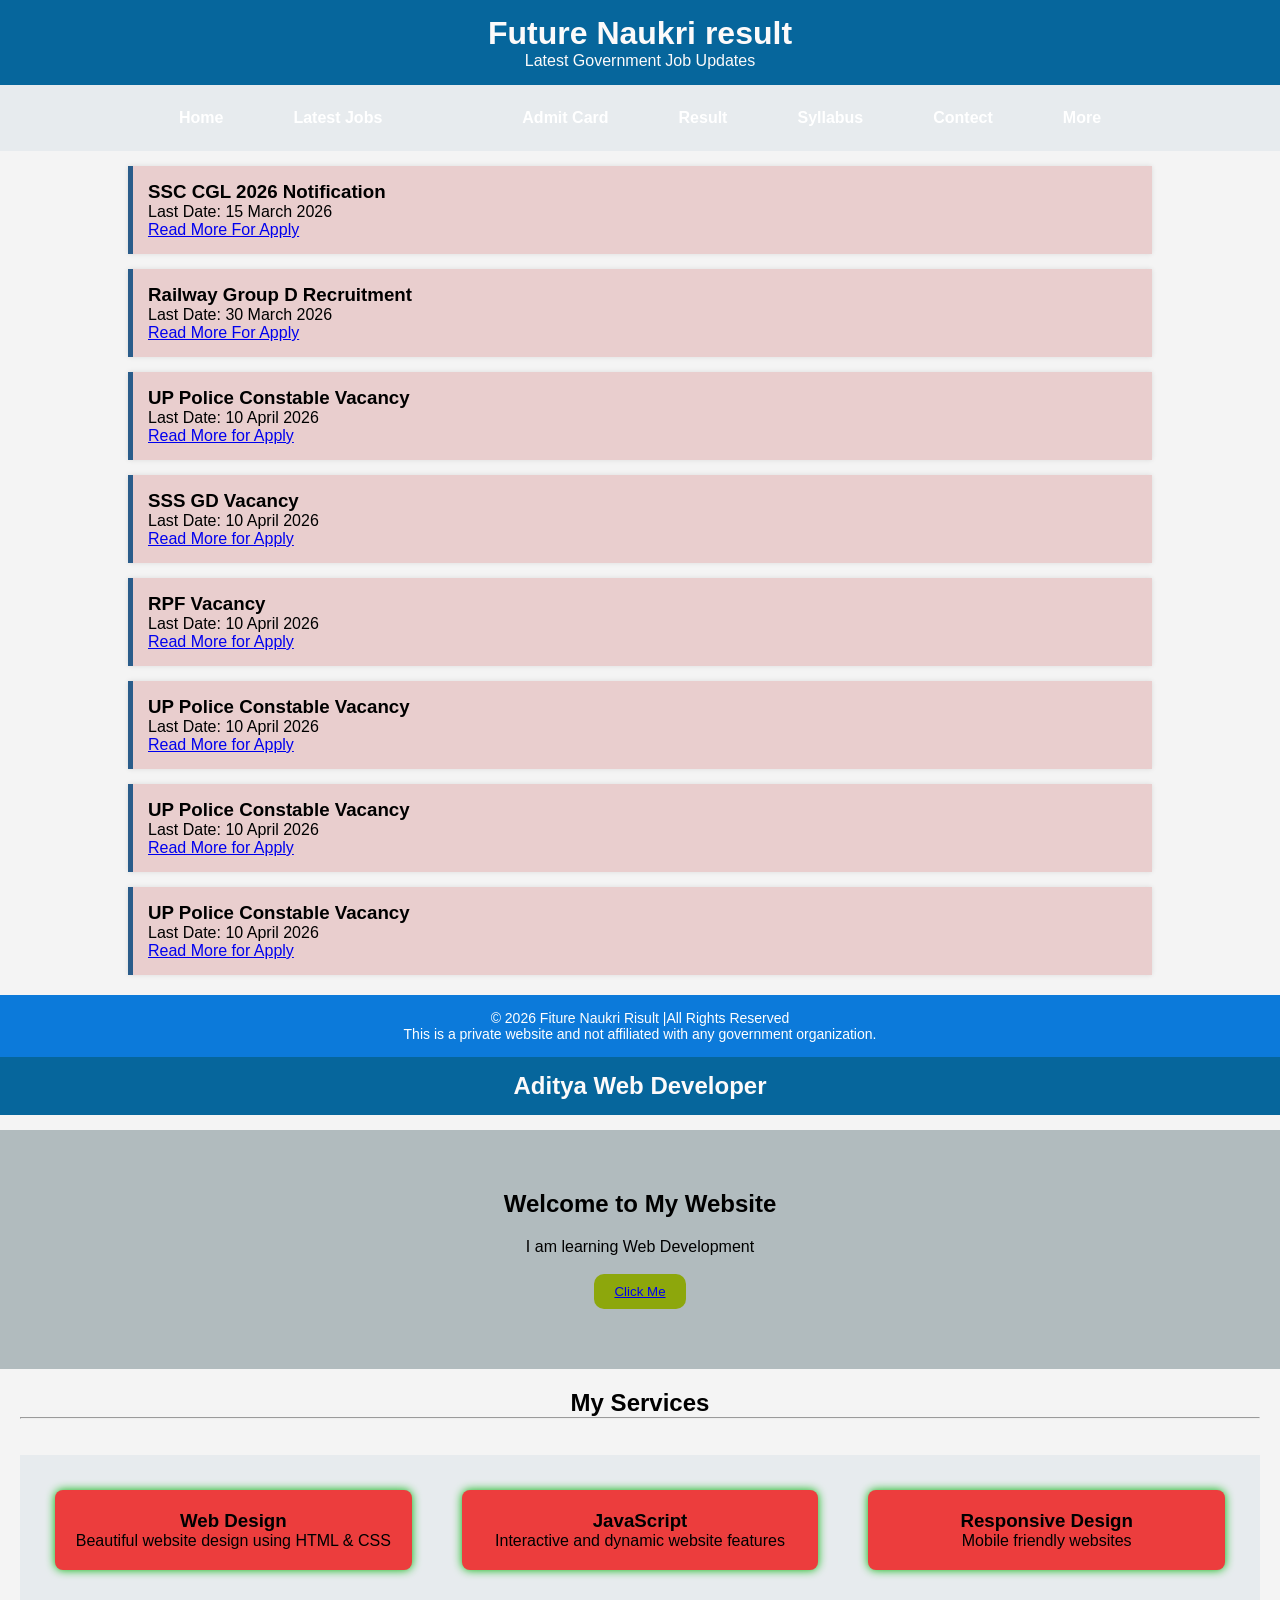
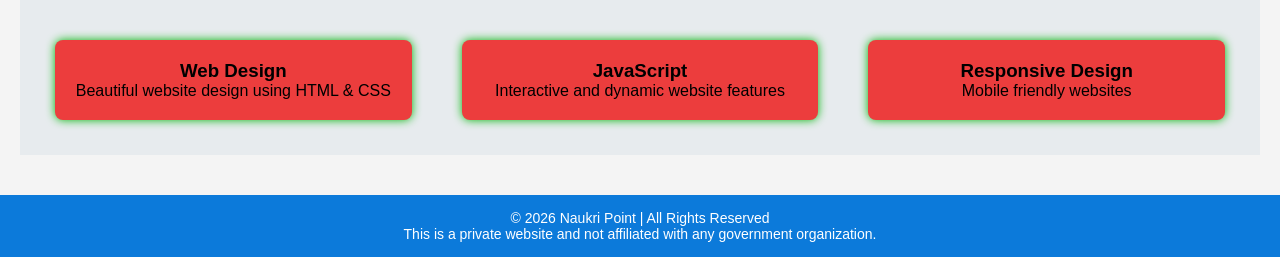
<file: Naukari.html>
<!DOCTYPE html>
<html lang="en">
<head>
    <meta charset="UTF-8">
    <title>Future Naukri result - Latest Govt Jobs</title>
    <meta name="viewport" content="width=device-width, initial-scale=1.0">
    <style>
        body {
            margin: 0;
            font-family: Arial, sans-serif;
            background-color: #f4f4f4;
        }
        header {
            background: #99230e;
            color: oklab(56.830999999999996% 0.09079 -0.15062);
            padding: 15px;
            text-align: center;
        }
        nav {
            background: #f53434;
            padding: 10px;
            text-align: center;
        }
        nav a {
            color: rgb(212, 12, 12);
            text-decoration:none;
            margin: 0 15px;
            font-weight: bold;
        }
        .container {
            width: 80%;
            margin: 15px auto;
        }
        .job-box {
            background: rgb(233, 206, 206);
            padding: 15px;
            margin-bottom: 15px;
            border-left: 5px solid #2a5c8a;
            box-shadow: 0 0 5px rgba(0,0,0,0.1);
        }
        .job-box h3 {
            margin: 0;
        }
        footer {
            background: #003366;
            color: white;
            text-align: center;
            padding: 10px;
            margin-top: 20px;
            font-size: 14px;
        }
    </style>
</head>
<body>

<header>
    <h1>Future Naukri result</h1>
    <p>Latest Government Job Updates</p>
</header>

<nav>
    <a href="index.html">Home</a>
    <a href="https://joinindianarmy.nic.in/Authentication.aspx">Latest Jobs</a>
    <a href="https://rrb.digialm.com//EForms/configuredHtml/33128/97996/login.html">
    <a href="https://cdn.digialm.com//EForms/configuredHtml/1258/97507/login.html">Admit Card</a>
    <a href="https://cnr.nic.in/Results26/Score/Login?apprefno=101012611">Result</a>
    <a href="#">Syllabus</a>
     <a href="#">Contect</a>
      <a href="file:///C:/Users/Aditya/OneDrive/Desktop/webtask/Portfolio/index.html">More</a>
</nav>

<div class="container">

   <div class="job-box">
        <h3>SSC CGL 2026 Notification</h3>
        <p>Last Date: 15 March 2026</p>
        <a href="https://ssc.gov.in/home">Read More For Apply</a>
    </div>

    <div class="job-box">
        <h3>Railway Group D Recruitment</h3>
        <p>Last Date: 30 March 2026</p>
        <a href="https://www.rrbapply.gov.in/#/auth/landing">Read More For Apply</a>
    </div>

    <div class="job-box">
        <h3>UP Police Constable Vacancy</h3>
        <p>Last Date: 10 April 2026</p>
        <a href="https://www.upprpb.in/#/auth/home?pageId=2">Read More for Apply</a>
    </div>

    <div class="job-box">
        <h3>SSS GD Vacancy</h3>
        <p>Last Date: 10 April 2026</p>
        <a href="https://www.upprpb.in/#/auth/home?pageId=2">Read More for Apply</a>
    </div>
<div class="job-box">
        <h3>RPF Vacancy</h3>
        <p>Last Date: 10 April 2026</p>
        <a href="https://www.upprpb.in/#/auth/home?pageId=2">Read More for Apply</a>
    </div>
<div class="job-box">
        <h3>UP Police Constable Vacancy</h3>
        <p>Last Date: 10 April 2026</p>
        <a href="https://www.upprpb.in/#/auth/home?pageId=2">Read More for Apply</a>
    </div>
<div class="job-box">
        <h3>UP Police Constable Vacancy</h3>
        <p>Last Date: 10 April 2026</p>
        <a href="https://www.upprpb.in/#/auth/home?pageId=2">Read More for Apply</a>
    </div>
<div class="job-box">
        <h3>UP Police Constable Vacancy</h3>
        <p>Last Date: 10 April 2026</p>
        <a href="https://www.upprpb.in/#/auth/home?pageId=2">Read More for Apply</a>
    </div>

</div>

<footer>
    © 2026 Fiture Naukri Risult |All Rights Reserved<br> This is a private website and not affiliated with any government organization.
</footer>

</body>
</html>  <!DOCTYPE html>
<html>
<head>
    <title>Aditya Web</title>
    <meta name="viewport" content="width=device-width, initial-scale=1.0">

    <style>
        * {
            margin: 0;
            padding: 0;
            box-sizing: border-box;
        }

        body {
            font-family: Arial, sans-serif;
        }

        /* Header */
        header {
            background: #06669c;
            color: rgb(252, 250, 250);
            padding: 15px;
            text-align: center;
        }

        /* Navigation */
        nav {
            background: #e7ebee;
            display: flex;
            justify-content: center;
        }

        nav a {
            color: white;
            padding: 14px 20px;
            text-decoration: none;
            display: block;
        }

        nav a:hover {
            background: rgb(233, 2, 14); font-color: red;}

        /* Hero Section */
        .hero {
            padding: 60px;
            text-align: center;
            background: rgb(177, 187, 190);
        }

        .hero h1 {
            margin-bottom: 20px;
        }

        .hero button {
            padding: 10px 20px;
            background: rgb(141, 167, 12);
            color: white;
            border: none;
            border-radius: 10px;
            cursor: pointer;
        }

        .hero button:hover {
            background: red;
        }

        /* Services Section */
        .services { 
            padding: 20px;
            text-align: center;font-color: rgb(0, 255, 21);
        }

        .box {
            display: inline-Black;
            width: 500px;
            padding: 20px;
            margin: 25px;
            background: #ec3d3d;
            border-radius: 8px;
            box-shadow: 0px 0px 10px rgb(1, 182, 10);
        }
        

        footer {
            background: #0c7ada;
            color: white;
            text-align: center;
            padding: 15px;
            margin-top: 20px;
        }

        /* Mobile Responsive */
        @media(max-width: 768px) {
            nav {
                flex-direction: column;
            }

            .box {
                width: 90%;
            }
        }
    </style>
</head>

<body>

    <!-- Header -->
    <header>
        <h2>Aditya Web Developer</h2>
    </header>

<div class="container">
</div>
 </section>
 <!-- Hero Section -->
    <section class="hero">
        <h1>Welcome to My Website</h1>
        <p>I am learning Web Development</p>
        <br>
        <button onclick="showMessage()">
            <a href="index.html">Click Me</a></button>
    </section>


    <!-- Services Section -->
    <section class="services">
        <h1>My Services</h1><hr><br><br>
        
<nav class ="navbar">
        <div class="box">
            <h3>Web Design</h3>
            <p>Beautiful website design using HTML & CSS</p>
        </div>

        <div class="box">
            <h3>JavaScript</h3>
            <p>Interactive and dynamic website features</p>
        </div>

        <div class="box">
            <h3>Responsive Design</h3>
            <p>Mobile friendly websites</p>
        </div></nav>
        <nav class ="navbar">
        <div class="box">
            <h3>Web Design</h3>
            <p>Beautiful website design using HTML & CSS</p>
        </div>

        <div class="box">
            <h3>JavaScript</h3>
            <p>Interactive and dynamic website features</p>
        </div>

        <div class="box">
            <h3>Responsive Design</h3>
            <p>Mobile friendly websites</p>
        </div></nav>

    </section>

<footer>
    © 2026 Naukri Point | All Rights Reserved<br>
    This is a private website and not affiliated with any government organization.
</footer>

</body>
</html>
</file>
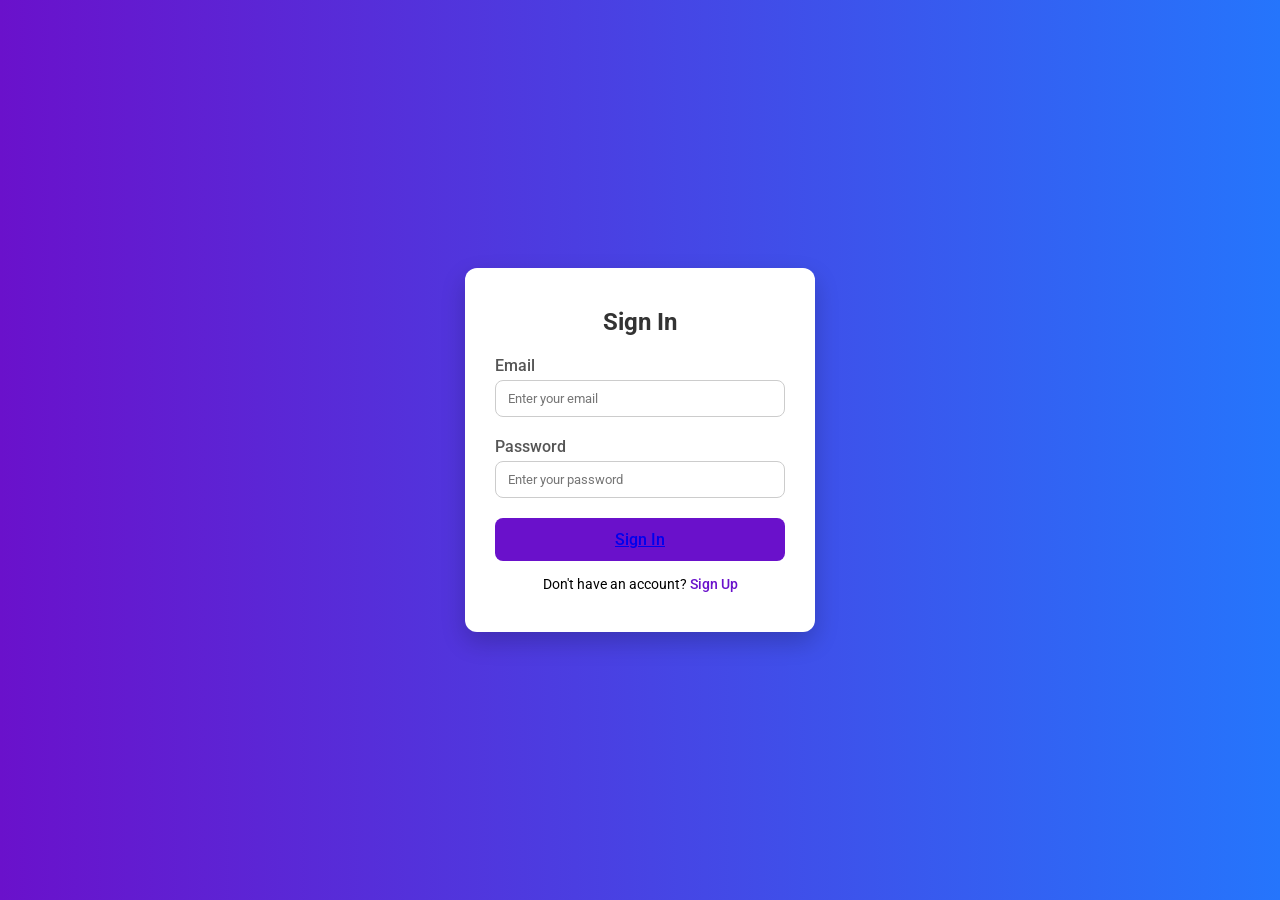
<file: sign in.html>
<!DOCTYPE html>
<html lang="en">
<head>
    <meta charset="UTF-8">
    <meta name="viewport" content="width=device-width, initial-scale=1.0">
    <title>Sign In - My Portfolio</title>
    <link href="https://fonts.googleapis.com/css2?family=Roboto:wght@400;500;700&display=swap" rel="stylesheet">
    <style>
        /* Reset */
        * {
            margin: 0;
            padding: 0;
            box-sizing: border-box;
            font-family: 'Roboto', sans-serif;
        }

        body {
            height: 100vh;
            display: flex;
            justify-content: center;
            align-items: center;
            background: linear-gradient(to right, #6a11cb, #2575fc);
        }

        .signin-container {
            background: #fff;
            padding: 40px 30px;
            border-radius: 12px;
            width: 350px;
            box-shadow: 0 10px 25px rgba(0,0,0,0.2);
            text-align: center;
        }

        .signin-container h2 {
            margin-bottom: 20px;
            color: #333;
        }

        .input-group {
            margin-bottom: 20px;
            text-align: left;
        }

        .input-group label {
            display: block;
            margin-bottom: 5px;
            color: #555;
            font-weight: 500;
        }

        .input-group input {
            width: 100%;
            padding: 10px 12px;
            border: 1px solid #ccc;
            border-radius: 8px;
            outline: none;
            transition: 0.3s;
        }

        .input-group input:focus {
            border-color: #6a11cb;
            box-shadow: 0 0 5px rgba(106,17,203,0.5);
        }

        .btn {
            width: 100%;
            padding: 12px;
            border: none;
            border-radius: 8px;
            background: #6a11cb;
            color: #fff;
            font-size: 16px;
            font-weight: 500;
            cursor: pointer;
            transition: 0.3s;
        }

        .btn:hover {
            background: #2575fc;
        }

        .signup-link {
            margin-top: 15px;
            font-size: 14px;
        }

        .signup-link a {
            color: #6a11cb;
            text-decoration: none;
            font-weight: 500;
        }

        .signup-link a:hover {
            text-decoration: underline;
        }

        .error-msg {
            color: red;
            font-size: 14px;
            margin-bottom: 10px;
            display: none;
        }
    </style>
</head>
<body>
    <div class="signin-container">
        <h2>Sign In</h2>
        <div class="error-msg" id="errorMsg">Please fill all fields!</div>
        <form id="signinForm">
            <div class="input-group">
                <label for="email">Email</label>
                <input type="email" id="email" placeholder="Enter your email">
            </div>
            <div class="input-group">
                <label for="password">Password</label>
                <input type="password" id="password" placeholder="Enter your password">
            </div>
            <button type="submit" class="btn"><a href="index.html">Sign In</a></button>
        </form>
        <div class="signup-link">
            Don't have an account? <a href="sign up.html">Sign Up</a>
        </div>
    </div>

    <script>
        const form = document.getElementById('signinForm');
        const errorMsg = document.getElementById('errorMsg');

        form.addEventListener('submit', function(e){
            e.preventDefault();
            const email = document.getElementById('email').value.trim();
            const password = document.getElementById('password').value.trim();

            if(email === "" || password === "") {
                errorMsg.style.display = "block";
            } else {
                errorMsg.style.display = "none";
                alert("Signed In Successfully!\n(This is just a demo)");
                // Aap yaha apne portfolio ke dashboard ya home page ka link de sakte ho
                // window.location.href = "index.html";
            }
        });
    </script>
</body>
</html>
</file>
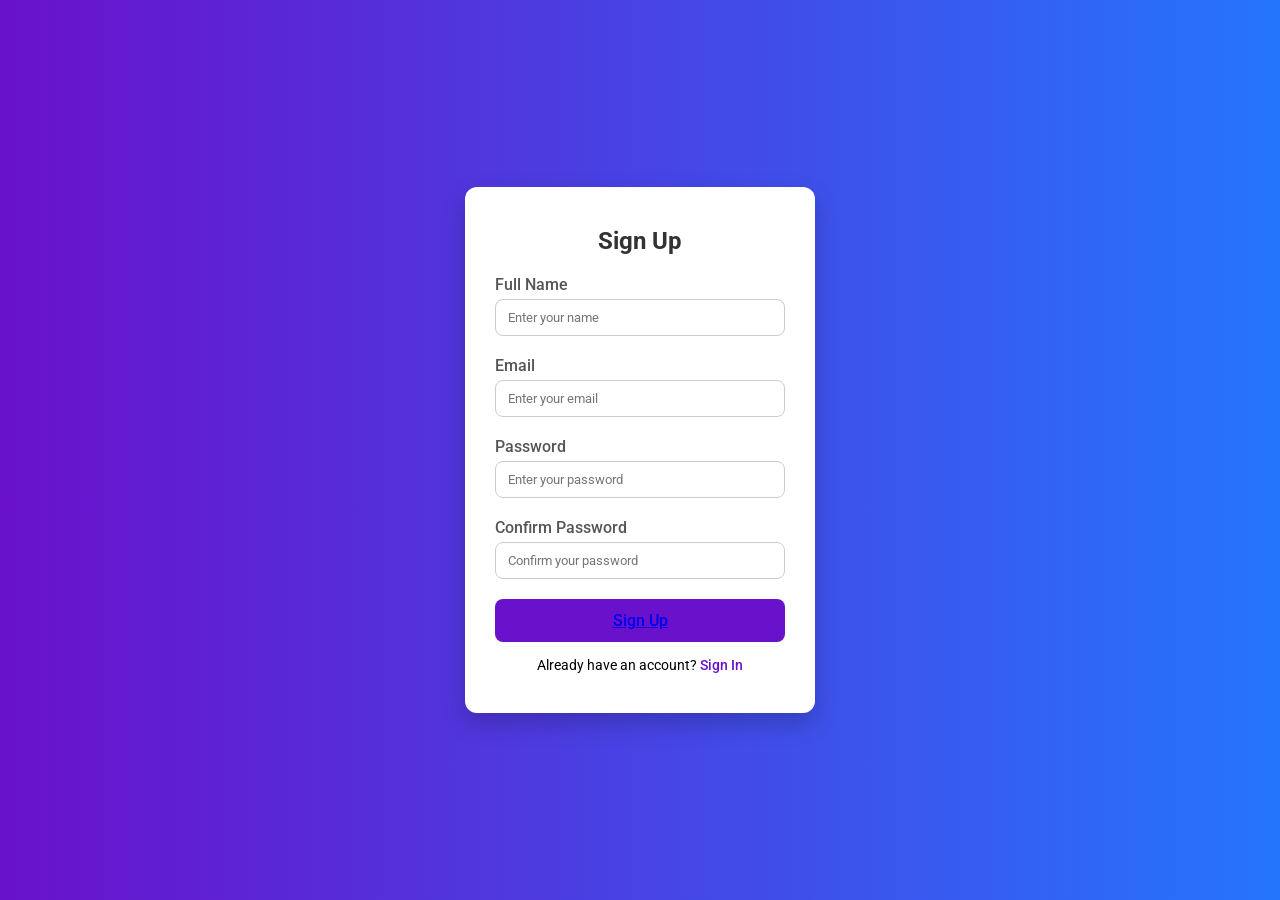
<file: sign up.html>
<!DOCTYPE html>
<html lang="en">
<head>
    <meta charset="UTF-8">
    <meta name="viewport" content="width=device-width, initial-scale=1.0">
    <title>Sign Up - My Portfolio</title>
    <link href="https://fonts.googleapis.com/css2?family=Roboto:wght@400;500;700&display=swap" rel="stylesheet">
    <style>
        /* Reset */
        * {
            margin: 0;
            padding: 0;
            box-sizing: border-box;
            font-family: 'Roboto', sans-serif;
        }

        body {
            height: 100vh;
            display: flex;
            justify-content: center;
            align-items: center;
            background: linear-gradient(to right, #6a11cb, #2575fc);
        }

        .signup-container {
            background: #fff;
            padding: 40px 30px;
            border-radius: 12px;
            width: 350px;
            box-shadow: 0 10px 25px rgba(0,0,0,0.2);
            text-align: center;
        }

        .signup-container h2 {
            margin-bottom: 20px;
            color: #333;
        }

        .input-group {
            margin-bottom: 20px;
            text-align: left;
        }

        .input-group label {
            display: block;
            margin-bottom: 5px;
            color: #555;
            font-weight: 500;
        }

        .input-group input {
            width: 100%;
            padding: 10px 12px;
            border: 1px solid #ccc;
            border-radius: 8px;
            outline: none;
            transition: 0.3s;
        }

        .input-group input:focus {
            border-color: #6a11cb;
            box-shadow: 0 0 5px rgba(106,17,203,0.5);
        }

        .btn {
            width: 100%;
            padding: 12px;
            border: none;
            border-radius: 8px;
            background: #6a11cb;
            color: #fff;
            font-size: 16px;
            font-weight: 500;
            cursor: pointer;
            transition: 0.3s;
        }

        .btn:hover {
            background: #2575fc;
        }

        .signin-link {
            margin-top: 15px;
            font-size: 14px;
        }

        .signin-link a {
            color: #6a11cb;
            text-decoration: none;
            font-weight: 500;
        }

        .signin-link a:hover {
            text-decoration: underline;
        }

        .error-msg {
            color: red;
            font-size: 14px;
            margin-bottom: 10px;
            display: none;
        }
    </style>
</head>
<body>
    <div class="signup-container">
        <h2>Sign Up</h2>
        <div class="error-msg" id="errorMsg">Please fill all fields!</div>
        <form id="signupForm">
            <div class="input-group">
                <label for="name">Full Name</label>
                <input type="text" id="name" placeholder="Enter your name">
            </div>
            <div class="input-group">
                <label for="email">Email</label>
                <input type="email" id="email" placeholder="Enter your email">
            </div>
            <div class="input-group">
                <label for="password">Password</label>
                <input type="password" id="password" placeholder="Enter your password">
            </div>
            <div class="input-group">
                <label for="confirmPassword">Confirm Password</label>
                <input type="password" id="confirmPassword" placeholder="Confirm your password">
            </div>
            <button type="submit" class="btn"><a href="index.html">Sign Up</a></button>
        </form>
        <div class="signin-link">
            Already have an account? <a href="sign in.html">Sign In</a>
        </div>
    </div>

    <script>
        const form = document.getElementById('signupForm');
        const errorMsg = document.getElementById('errorMsg');

        form.addEventListener('submit', function(e){
            e.preventDefault();
            const name = document.getElementById('name').value.trim();
            const email = document.getElementById('email').value.trim();
            const password = document.getElementById('password').value.trim();
            const confirmPassword = document.getElementById('confirmPassword').value.trim();

            if(name === "" || email === "" || password === "" || confirmPassword === "") {
                errorMsg.textContent = "Please fill all fields!";
                errorMsg.style.display = "block";
            } else if(password !== confirmPassword) {
                errorMsg.textContent = "Passwords do not match!";
                errorMsg.style.display = "block";
            } else {
                errorMsg.style.display = "none";
                alert("Account Created Successfully!\n(This is just a demo)");
                // Aap yaha user ko sign in page ya dashboard me redirect kar sakte ho
                // window.location.href = "signin.html";
            }
        });
    </script>
</body>
</html>
</file>
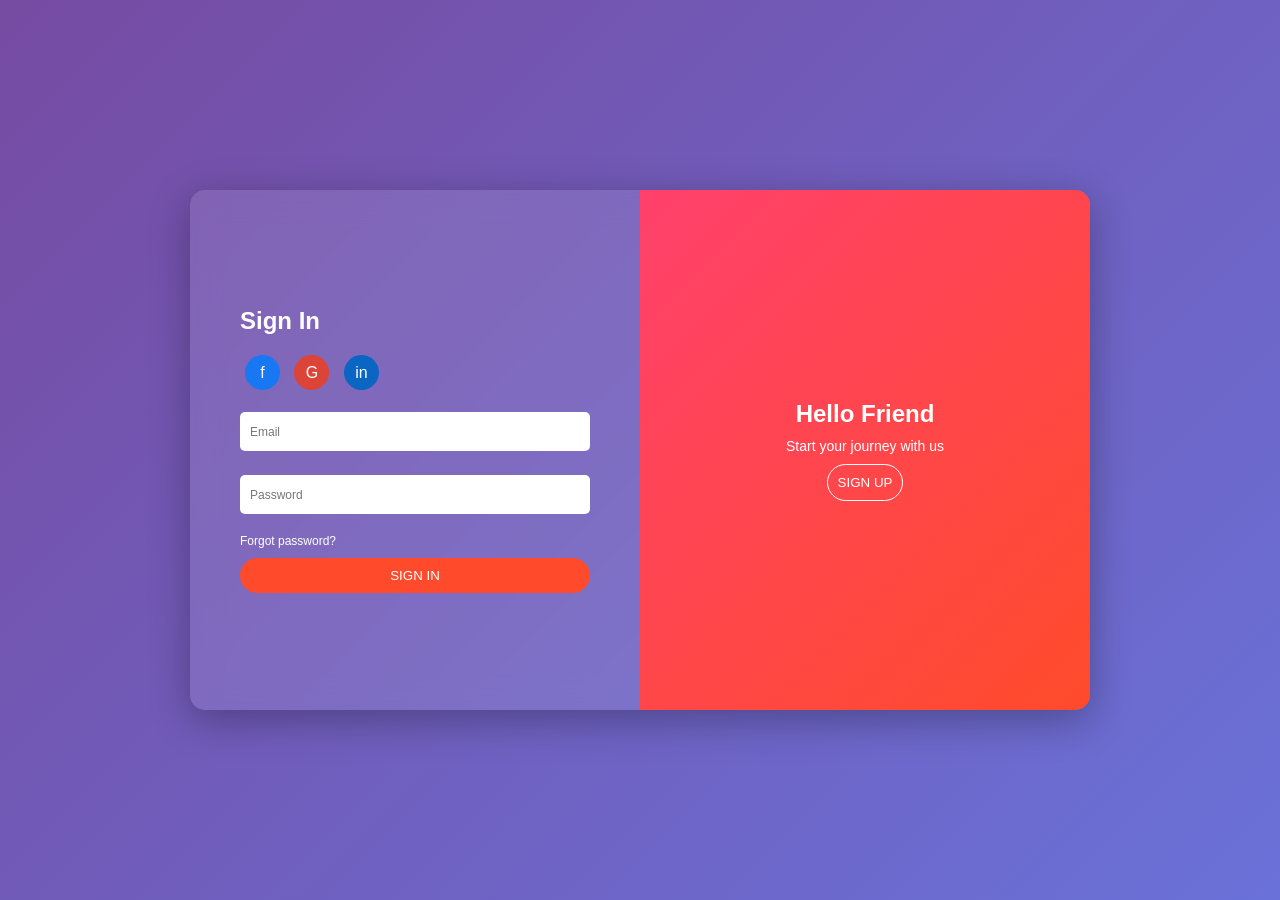
<file: signinBox.html>
<!DOCTYPE html>
<html lang="en">
<head>
<meta charset="UTF-8">
<meta name="viewport" content="width=device-width, initial-scale=1.0">
<title>Ultra Pro Login</title>

<style>
*{
    margin:0;
    padding:0;
    box-sizing:border-box;
    font-family:'Segoe UI',sans-serif;
}

/* ANIMATED BG */
body{
    height:100vh;
    display:flex;
    justify-content:center;
    align-items:center;
    background: linear-gradient(-45deg,#ff416c,#ff4b2b,#667eea,#764ba2);
    background-size:400% 400%;
    animation:gradient 10s ease infinite;
}

@keyframes gradient{
    0%{background-position:0% 50%;}
    50%{background-position:100% 50%;}
    100%{background-position:0% 50%;}
}

/* GLASS CONTAINER */
.container{
    position:relative;
    width:900px;
    height:520px;
    border-radius:15px;
    overflow:hidden;
    backdrop-filter: blur(15px);
    background:rgba(255,255,255,0.1);
    box-shadow:0 10px 40px rgba(0,0,0,0.3);
}

/* FORM */
.form{
    position:absolute;
    width:50%;
    height:100%;
    display:flex;
    flex-direction:column;
    justify-content:center;
    padding:50px;
    transition:0.6s ease-in-out;
    color:white;
}

.sign-in{left:0; z-index:2;}
.sign-up{left:0; opacity:0; pointer-events:none;}

.container.active .sign-in{
    transform:translateX(100%) scale(0.9);
    opacity:0;
}

.container.active .sign-up{
    transform:translateX(100%) scale(1);
    opacity:1;
    pointer-events:auto;
}

/* INPUT FLOATING */
.input-box{
    position:relative;
    margin:12px 0;
}

.input-box input{
    width:100%;
    padding:12px;
    border:none;
    border-radius:5px;
    outline:none;
}

.input-box label{
    position:absolute;
    left:10px;
    top:50%;
    transform:translateY(-50%);
    font-size:12px;
    color:#777;
    transition:0.3s;
}

.input-box input:focus + label,
.input-box input:valid + label{
    top:-8px;
    font-size:10px;
    color:#ff4b2b;
}

/* SOCIAL */
.social{
    margin:10px 0;
}

.social span{
    display:inline-flex;
    justify-content:center;
    align-items:center;
    width:35px;
    height:35px;
    border-radius:50%;
    margin:0 5px;
    color:white;
    cursor:pointer;
    transition:0.3s;
}

.social span:nth-child(1){background:#1877f2;}
.social span:nth-child(2){background:#db4437;}
.social span:nth-child(3){background:#0a66c2;}

.social span:hover{
    transform:scale(1.2);
}

/* BUTTON */
button{
    padding:10px;
    border:none;
    border-radius:25px;
    background:#ff4b2b;
    color:white;
    margin-top:10px;
    cursor:pointer;
    transition:0.3s;
}

button:hover{
    transform:scale(1.1);
    box-shadow:0 0 15px rgba(255,75,43,0.7);
}

/* LINK */
a{
    font-size:12px;
    margin-top:8px;
    color:white;
    text-decoration:none;
}

/* OVERLAY */
.overlay{
    position:absolute;
    right:0;
    width:50%;
    height:100%;
    background:linear-gradient(135deg,#ff416c,#ff4b2b);
    display:flex;
    justify-content:center;
    align-items:center;
    flex-direction:column;
    text-align:center;
    color:white;
    padding:40px;
    transition:0.6s ease-in-out;
}

.container.active .overlay{
    transform:translateX(-100%);
}

.overlay button{
    background:transparent;
    border:1px solid white;
}

/* TEXT */
h2{margin-bottom:10px;}
p{font-size:14px;}

</style>
</head>

<body>

<div class="container" id="container">

    <!-- SIGN IN -->
    <div class="form sign-in">
        <h2>Sign In</h2>

        <div class="social">
            <span>f</span>
            <span>G</span>
            <span>in</span>
        </div>

        <div class="input-box">
            <input type="email" required>
            <label>Email</label>
        </div>

        <div class="input-box">
            <input type="password" required>
            <label>Password</label>
        </div>

        <a href="#">Forgot password?</a>

        <button id="signInBtn">SIGN IN</button>
    </div>

    <!-- SIGN UP -->
    <div class="form sign-up">
        <h2>Create Account</h2>

        <div class="social">
            <span>f</span>
            <span>G</span>
            <span>in</span>
        </div>

        <div class="input-box">
            <input type="text" required>
            <label>Name</label>
        </div>

        <div class="input-box">
            <input type="email" required>
            <label>Email</label>
        </div>

        <div class="input-box">
            <input type="password" required>
            <label>Password</label>
        </div>

        <button id="signUpBtn">SIGN UP</button>
    </div>

    <!-- OVERLAY -->
    <div class="overlay">
        <h2 id="title">Hello Friend</h2>
        <p id="text">Start your journey with us</p>
        <button id="toggleBtn">SIGN UP</button>
    </div>

</div>

<script>
const container = document.getElementById("container");
const toggleBtn = document.getElementById("toggleBtn");

let isSignUp = false;

document.getElementById("signUpBtn").onclick = () => {
    container.classList.add("active");
    update(true);
};

document.getElementById("signInBtn").onclick = () => {
    container.classList.remove("active");
    update(false);
};

toggleBtn.onclick = () => {
    container.classList.toggle("active");
    isSignUp = !isSignUp;
    update(isSignUp);
};

function update(state){
    const title = document.getElementById("title");
    const text = document.getElementById("text");

    if(state){
        title.innerText="Welcome Back!";
        text.innerText="Login to continue";
        toggleBtn.innerText="SIGN IN";
    }else{
        title.innerText="Hello Friend";
        text.innerText="Start your journey with us";
        toggleBtn.innerText="SIGN UP";
    }
}
</script>

</body>
</html>
</file>
